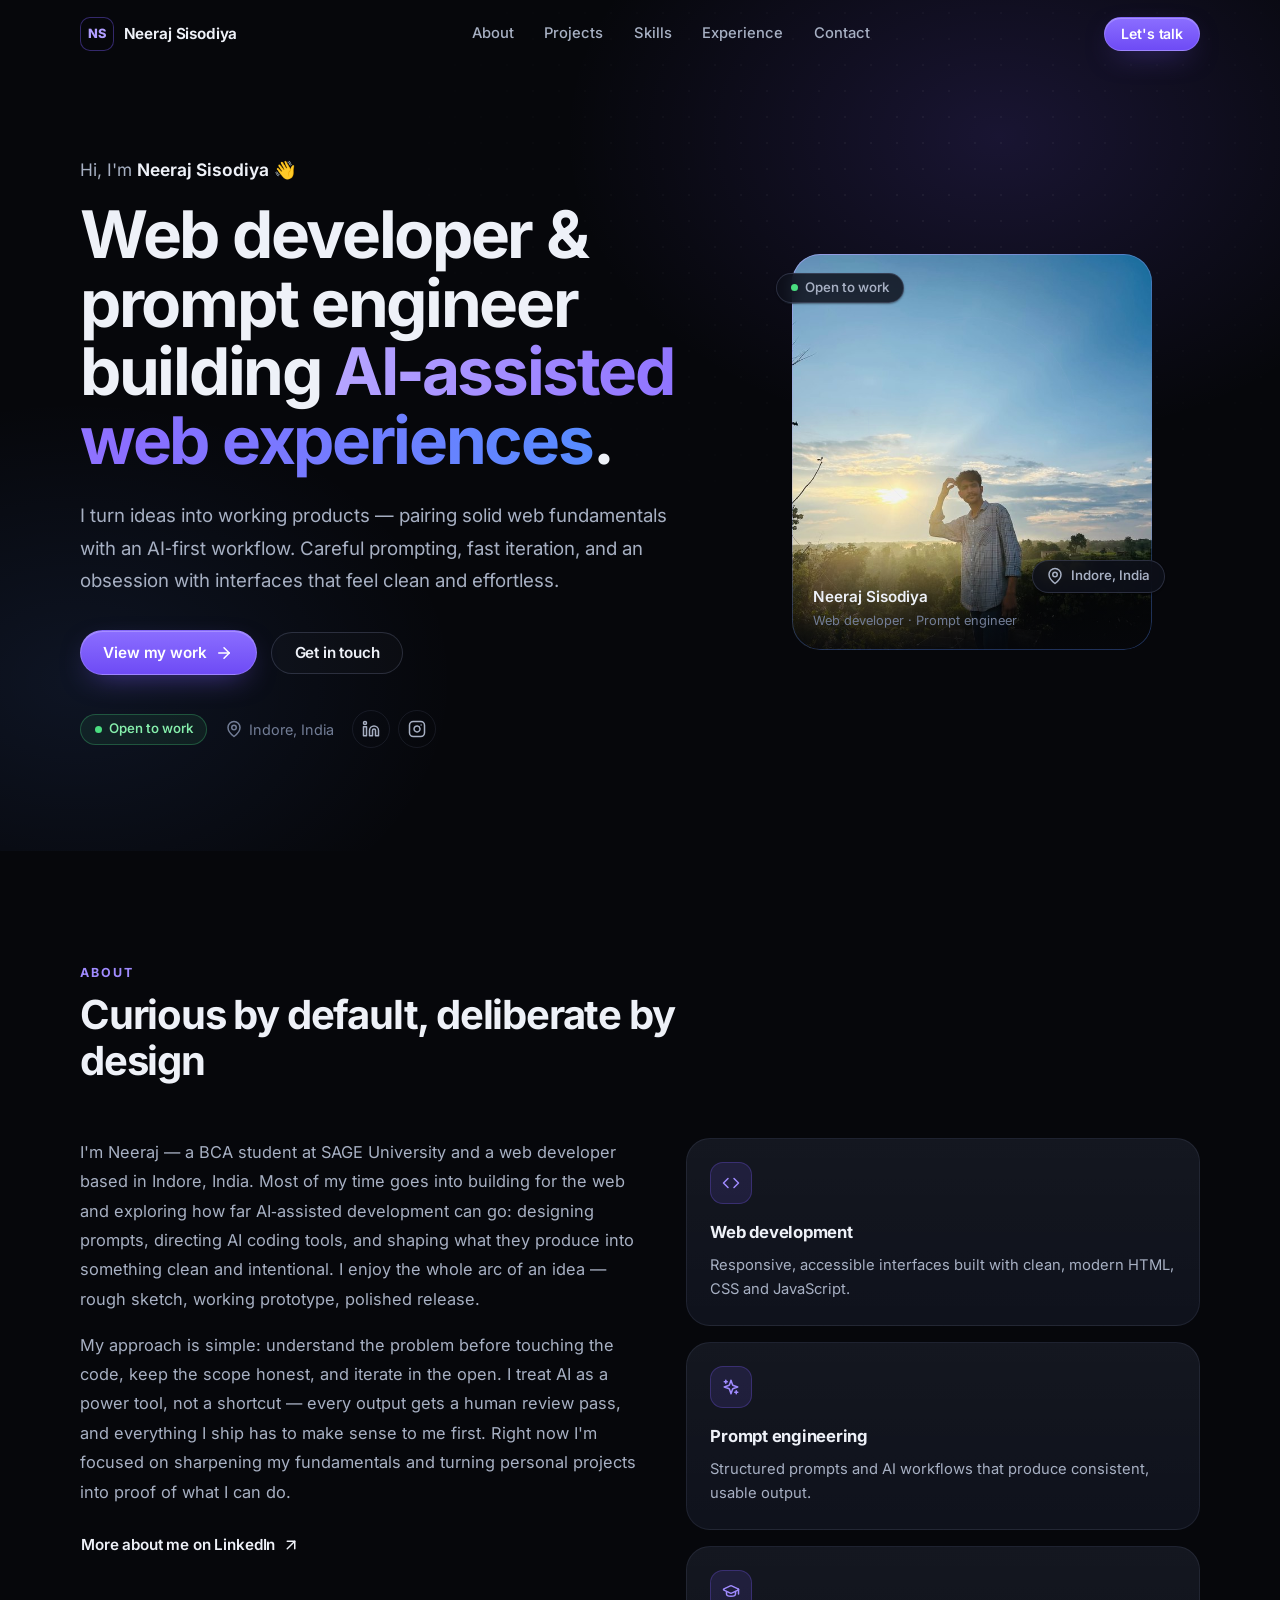
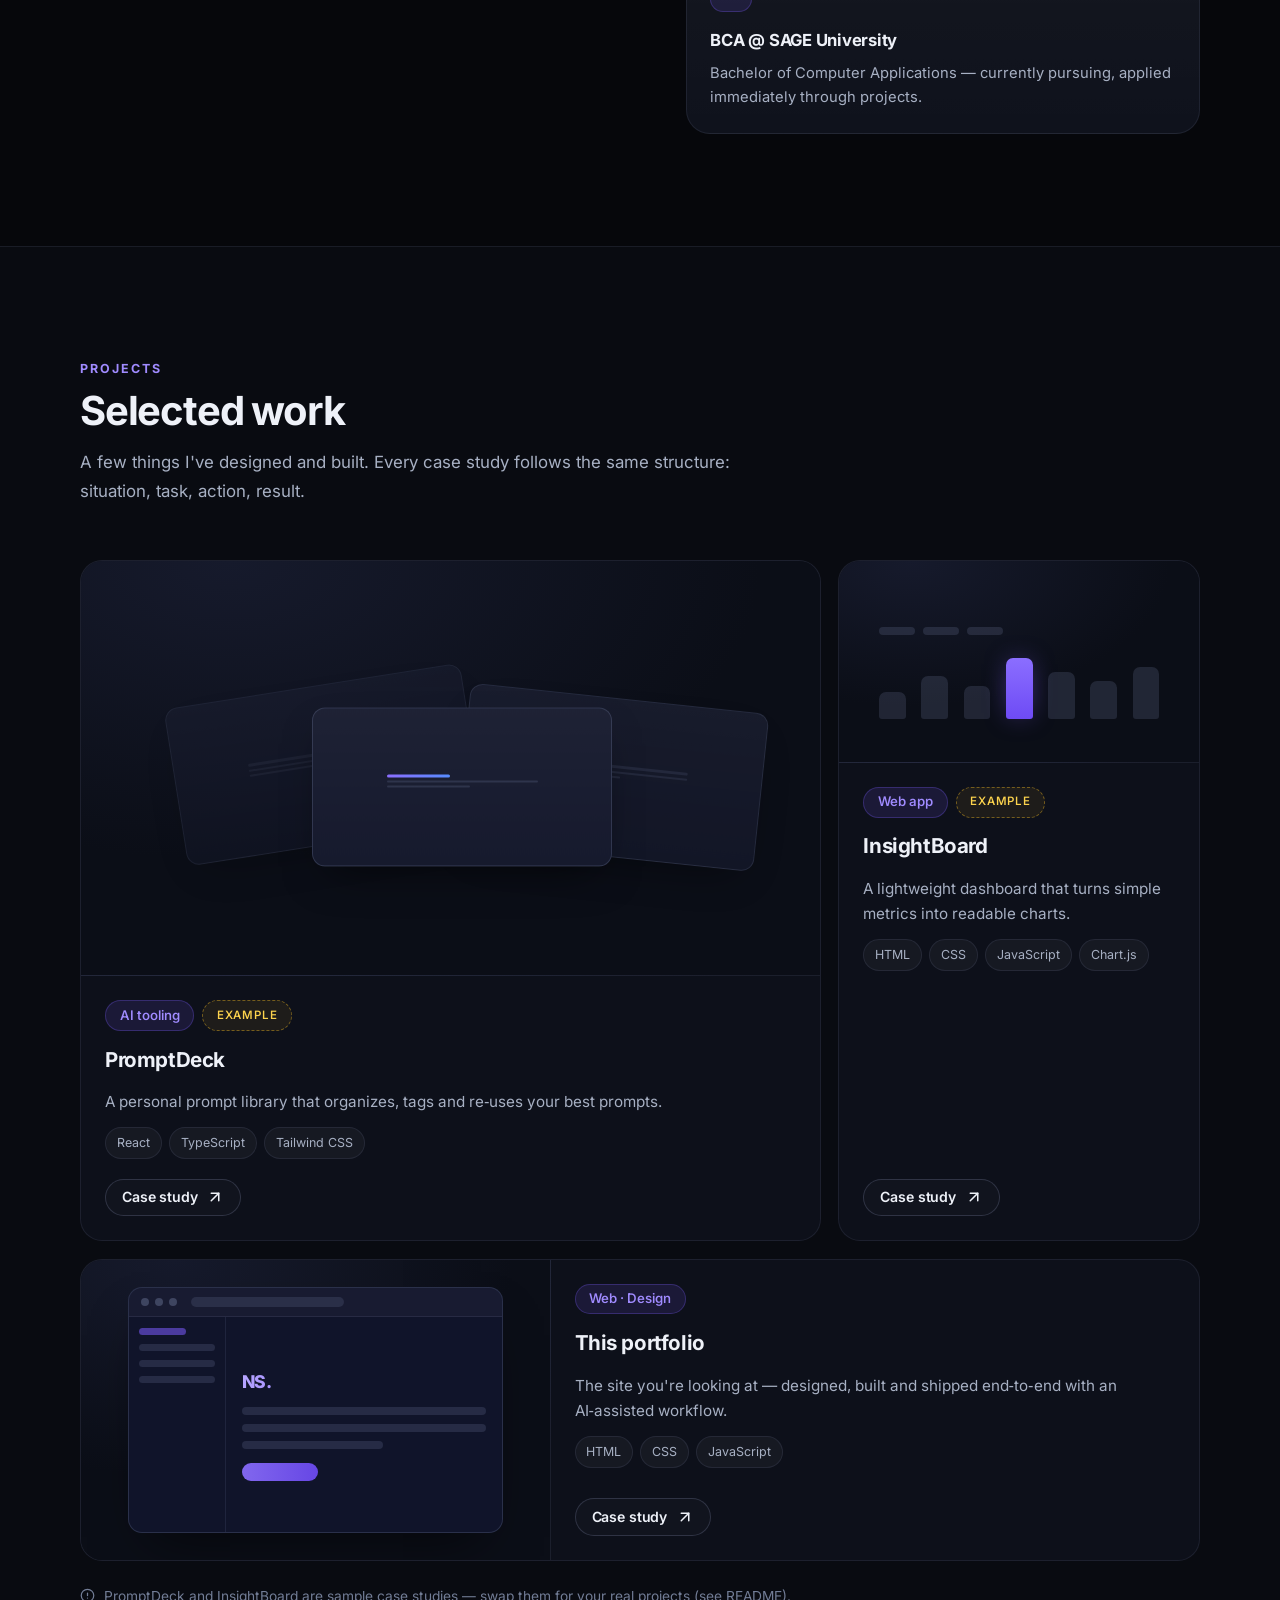
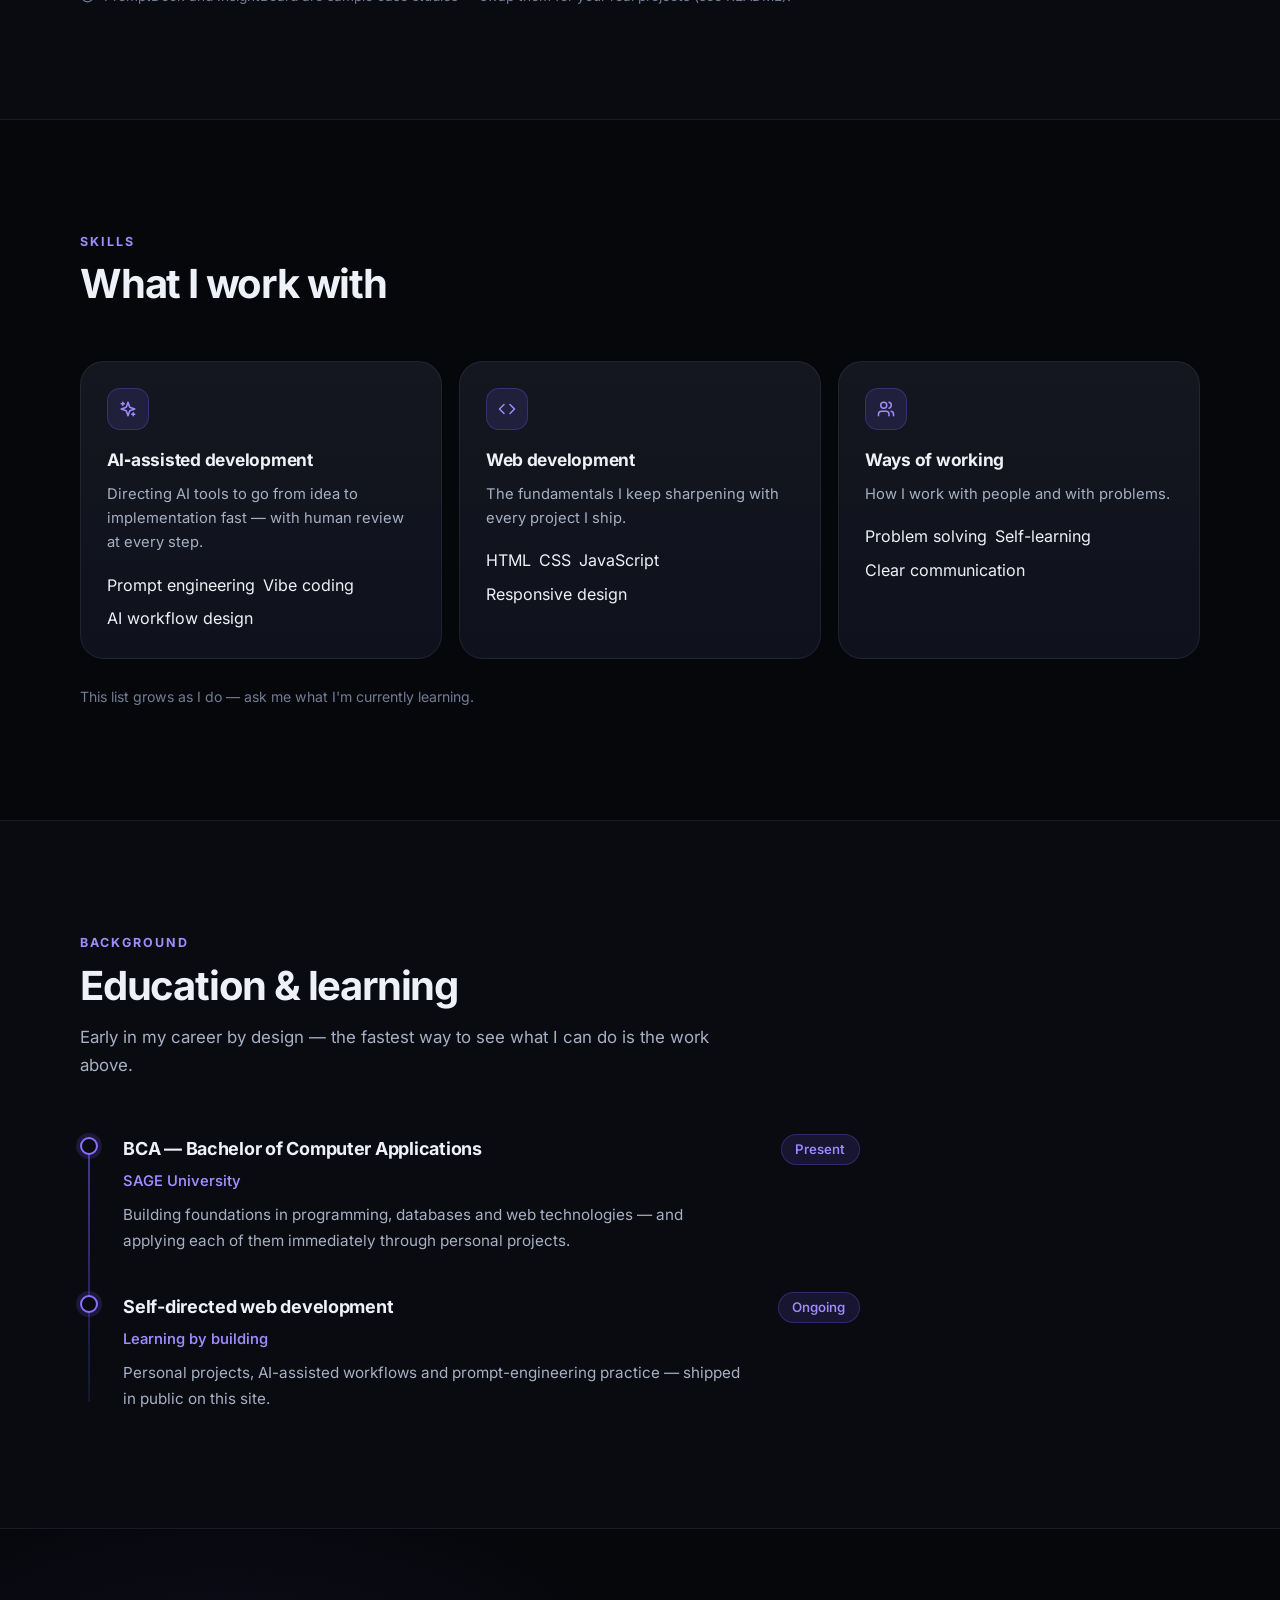
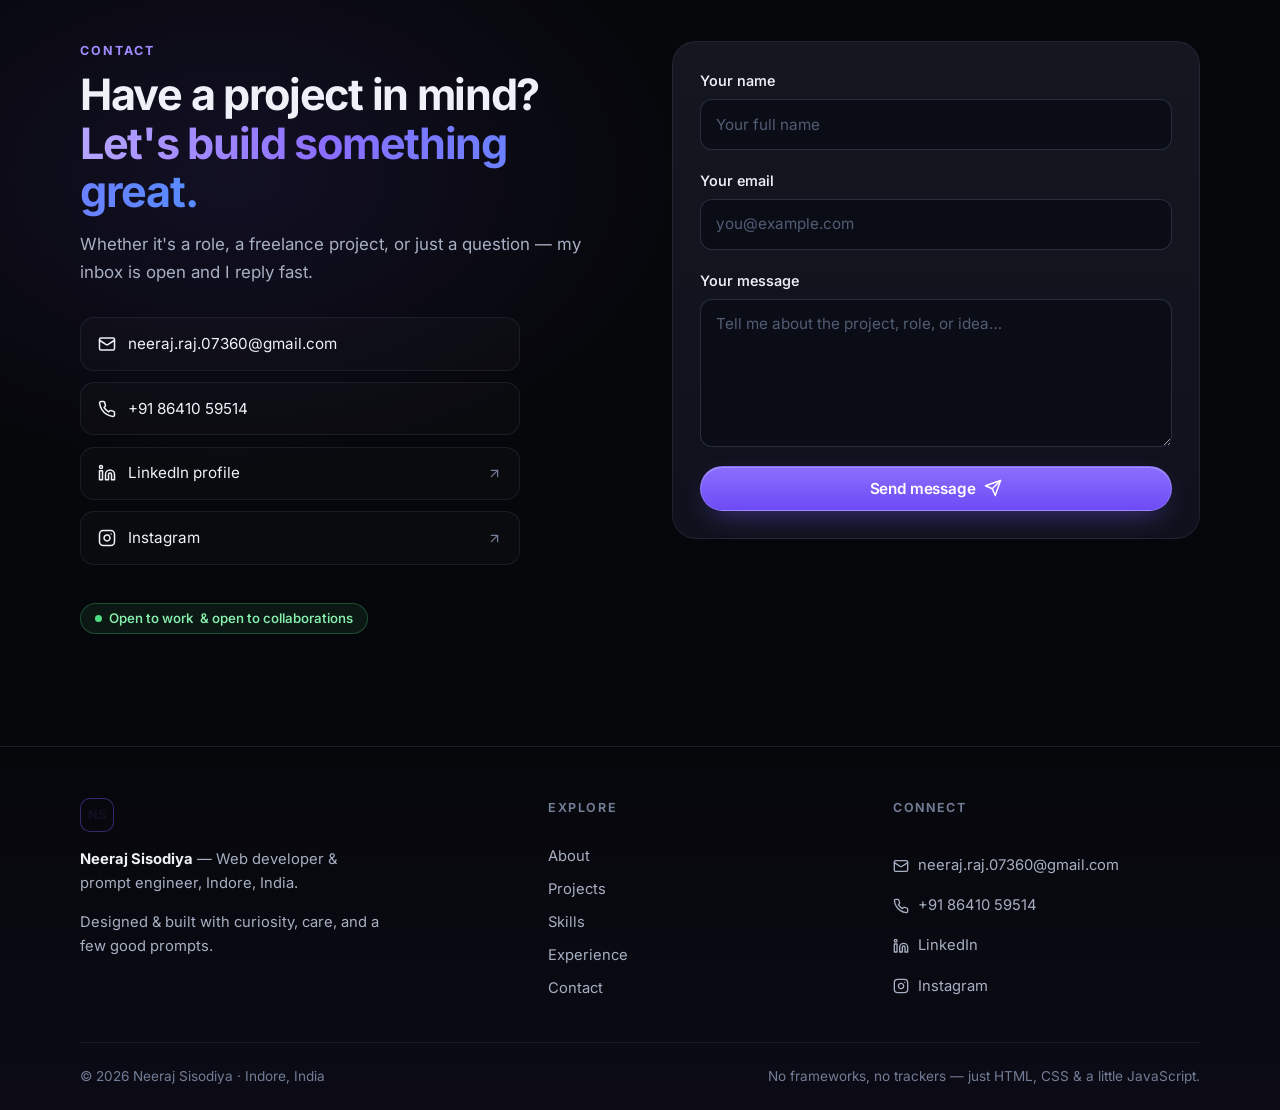
<file: index.html>
<!doctype html>
<html lang="en">
<head>
  <meta charset="utf-8">
  <meta name="viewport" content="width=device-width, initial-scale=1">
  <title>Neeraj Sisodiya — Web Developer &amp; Prompt Engineer</title>
  <meta name="description" content="Portfolio of Neeraj Sisodiya — web developer and prompt engineer based in Indore, India. BCA student at SAGE University building clean, fast web experiences with an AI-first workflow. Open to new opportunities.">
  <meta name="author" content="Neeraj Sisodiya">
  <meta name="theme-color" content="#06070b">
  <meta name="color-scheme" content="dark">

  <!-- Open Graph / social sharing -->
  <meta property="og:type" content="website">
  <meta property="og:title" content="Neeraj Sisodiya — Web Developer &amp; Prompt Engineer">
  <meta property="og:description" content="Web developer and prompt engineer based in Indore, India. Clean, fast web experiences built with an AI-first workflow.">
  <meta property="og:image" content="assets/img/og.png">
  <meta property="og:locale" content="en_IN">
  <meta name="twitter:card" content="summary_large_image">
  <meta name="twitter:title" content="Neeraj Sisodiya — Web Developer &amp; Prompt Engineer">
  <meta name="twitter:description" content="Clean, fast web experiences built with an AI-first workflow.">
  <meta name="twitter:image" content="assets/img/og.png">

  <!-- Icons & fonts -->
  <link rel="icon" type="image/svg+xml" href="assets/img/favicon.svg">
  <link rel="icon" type="image/png" sizes="32x32" href="assets/img/favicon-32.png">
  <link rel="apple-touch-icon" href="assets/img/apple-touch-icon.png">
  <link rel="preload" href="assets/fonts/inter-var.woff2" as="font" type="font/woff2" crossorigin>

  <link rel="stylesheet" href="assets/css/style.css?v=3">

  <script type="application/ld+json">
  {
    "@context": "https://schema.org",
    "@type": "Person",
    "name": "Neeraj Sisodiya",
    "jobTitle": "Web Developer & Prompt Engineer",
    "description": "BCA student and web developer based in Indore, India, building web experiences with an AI-first workflow.",
    "email": "mailto:neeraj.raj.07360@gmail.com",
    "telephone": "+91 8641059514",
    "address": { "@type": "PostalAddress", "addressLocality": "Indore", "addressRegion": "Madhya Pradesh", "addressCountry": "IN" },
    "sameAs": [
      "https://www.linkedin.com/in/neeraj-sisodiya-9a5195384",
      "https://www.instagram.com/neerajj_rajput_/"
    ],
    "knowsAbout": ["Web Development", "Prompt Engineering"]
  }
  </script>
</head>
<body>

<!-- ============ Icon sprite (Lucide icons, inlined) ============ -->
<svg xmlns="http://www.w3.org/2000/svg" style="display:none" aria-hidden="true">
  <defs>
    <symbol id="i-mail" viewBox="0 0 24 24"><rect width="20" height="16" x="2" y="4" rx="2"/><path d="m22 7-8.97 5.7a1.94 1.94 0 0 1-2.06 0L2 7"/></symbol>
    <symbol id="i-github" viewBox="0 0 24 24"><path d="M15 22v-4a4.8 4.8 0 0 0-1-3.5c3 0 6-2 6-5.5.08-1.25-.27-2.48-1-3.5.28-1.15.28-2.35 0-3.5 0 0-1 0-3 1.5-2.64-.5-5.36-.5-8 0C6 2 5 2 5 2c-.3 1.15-.3 2.35 0 3.5A5.403 5.403 0 0 0 4 9c0 3.5 3 5.5 6 5.5-.39.49-.68 1.05-.85 1.65-.17.6-.22 1.23-.15 1.85v4"/><path d="M9 18c-4.51 2-5-2-7-2"/></symbol>
    <symbol id="i-linkedin" viewBox="0 0 24 24"><path d="M16 8a6 6 0 0 1 6 6v7h-4v-7a2 2 0 0 0-2-2 2 2 0 0 0-2 2v7h-4v-7a6 6 0 0 1 6-6z"/><rect width="4" height="12" x="2" y="9"/><circle cx="4" cy="4" r="2"/></symbol>
    <symbol id="i-arrow-right" viewBox="0 0 24 24"><path d="M5 12h14"/><path d="m12 5 7 7-7 7"/></symbol>
    <symbol id="i-arrow-up-right" viewBox="0 0 24 24"><path d="M7 7h10v10"/><path d="M7 17 17 7"/></symbol>
    <symbol id="i-arrow-up" viewBox="0 0 24 24"><path d="m5 12 7-7 7 7"/><path d="M12 19V5"/></symbol>
    <symbol id="i-menu" viewBox="0 0 24 24"><line x1="4" x2="20" y1="6" y2="6"/><line x1="4" x2="20" y1="12" y2="12"/><line x1="4" x2="20" y1="18" y2="18"/></symbol>
    <symbol id="i-x" viewBox="0 0 24 24"><path d="M18 6 6 18"/><path d="m6 6 12 12"/></symbol>
    <symbol id="i-sparkles" viewBox="0 0 24 24"><path d="m12 3-1.9 5.8a2 2 0 0 1-1.3 1.3L3 12l5.8 1.9a2 2 0 0 1 1.3 1.3L12 21l1.9-5.8a2 2 0 0 1 1.3-1.3L21 12l-5.8-1.9a2 2 0 0 1-1.3-1.3L12 3Z"/><path d="M5 3v4"/><path d="M19 17v4"/><path d="M3 5h4"/><path d="M17 19h4"/></symbol>
    <symbol id="i-code" viewBox="0 0 24 24"><polyline points="16 18 22 12 16 6"/><polyline points="8 6 2 12 8 18"/></symbol>
    <symbol id="i-graduation" viewBox="0 0 24 24"><path d="M21.42 10.92a1 1 0 0 0-.02-1.84L12.83 5.18a2 2 0 0 0-1.66 0L2.6 9.08a1 1 0 0 0 0 1.83l8.57 3.91a2 2 0 0 0 1.66 0z"/><path d="M22 10v6"/><path d="M6 12.5V16a6 3 0 0 0 12 0v-3.5"/></symbol>
    <symbol id="i-users" viewBox="0 0 24 24"><path d="M16 21v-2a4 4 0 0 0-4-4H6a4 4 0 0 0-4 4v2"/><circle cx="9" cy="7" r="4"/><path d="M22 21v-2a4 4 0 0 0-3-3.87"/><path d="M16 3.13a4 4 0 0 1 0 7.75"/></symbol>
    <symbol id="i-send" viewBox="0 0 24 24"><path d="m22 2-7 20-4-9-9-4Z"/><path d="M22 2 11 13"/></symbol>
    <symbol id="i-check" viewBox="0 0 24 24"><path d="M21.8 10A10 10 0 1 1 17 3.34"/><path d="m9 11 3 3L22 4"/></symbol>
    <symbol id="i-alert" viewBox="0 0 24 24"><circle cx="12" cy="12" r="10"/><line x1="12" x2="12" y1="8" y2="12"/><line x1="12" x2="12.01" y1="16" y2="16"/></symbol>
    <symbol id="i-map-pin" viewBox="0 0 24 24"><path d="M20 10c0 6-8 12-8 12s-8-6-8-12a8 8 0 0 1 16 0Z"/><circle cx="12" cy="10" r="3"/></symbol>
    <symbol id="i-phone" viewBox="0 0 24 24"><path d="M22 16.92v3a2 2 0 0 1-2.18 2 19.79 19.79 0 0 1-8.63-3.07 19.5 19.5 0 0 1-6-6 19.79 19.79 0 0 1-3.07-8.67A2 2 0 0 1 4.11 2h3a2 2 0 0 1 2 1.72 12.84 12.84 0 0 0 .7 2.81 2 2 0 0 1-.45 2.11L8.09 9.91a16 16 0 0 0 6 6l1.27-1.27a2 2 0 0 1 2.11-.45 12.84 12.84 0 0 0 2.81.7A2 2 0 0 1 22 16.92z"/></symbol>
    <symbol id="i-instagram" viewBox="0 0 24 24"><rect width="20" height="20" x="2" y="2" rx="5" ry="5"/><path d="M16 11.37A4 4 0 1 1 12.63 8 4 4 0 0 1 16 11.37z"/><line x1="17.5" x2="17.51" y1="6.5" y2="6.5"/></symbol>
    <symbol id="i-download" viewBox="0 0 24 24"><path d="M21 15v4a2 2 0 0 1-2 2H5a2 2 0 0 1-2-2v-4"/><polyline points="7 10 12 15 17 10"/><line x1="12" x2="12" y1="15" y2="3"/></symbol>
    <symbol id="i-loader" viewBox="0 0 24 24"><path d="M21 12a9 9 0 1 1-6.22-8.56"/></symbol>
  </defs>
</svg>

<a class="skip-link" href="#main">Skip to content</a>

<!-- ============ Header / Navigation ============ -->
<header class="site-header" data-header>
  <div class="container nav">
    <a class="brand" href="#home" aria-label="Neeraj Sisodiya — back to top">
      <span class="brand__mark" aria-hidden="true">NS</span>
      <span class="brand__name">Neeraj Sisodiya</span>
    </a>

    <nav class="nav__links" id="primary-nav" aria-label="Primary" data-nav-links>
      <a class="nav__link" href="#about">About</a>
      <a class="nav__link" href="#projects">Projects</a>
      <a class="nav__link" href="#skills">Skills</a>
      <a class="nav__link" href="#experience">Experience</a>
      <a class="nav__link" href="#contact">Contact</a>
    </nav>

    <div class="nav__cta">
      <a class="btn btn--ghost btn--sm" data-link="resume" data-optional href="#" hidden>
        Resume <svg class="icon" aria-hidden="true"><use href="#i-download"/></svg>
      </a>
      <a class="btn btn--primary btn--sm" href="#contact">Let's talk</a>
      <button class="nav__toggle" type="button" aria-expanded="false" aria-controls="primary-nav" aria-label="Open menu" data-nav-toggle>
        <svg class="icon icon--menu" aria-hidden="true"><use href="#i-menu"/></svg>
        <svg class="icon icon--close" aria-hidden="true"><use href="#i-x"/></svg>
      </button>
    </div>
  </div>
</header>

<main id="main">

  <!-- ============ Hero ============ -->
  <section class="hero" id="home" aria-label="Introduction">
    <div class="container hero__grid">
      <div class="hero__copy">
        <p class="hero__greet reveal">Hi, I'm <strong>Neeraj Sisodiya</strong> <span class="wave" aria-hidden="true">👋</span></p>
        <h1 class="hero__title reveal" data-delay="1">
          Web developer &amp; prompt engineer building
          <span class="grad">AI&#8209;assisted web experiences</span>.
        </h1>
        <p class="hero__lede reveal" data-delay="2">
          I turn ideas into working products — pairing solid web fundamentals with an
          AI&#8209;first workflow. Careful prompting, fast iteration, and an obsession with
          interfaces that feel clean and effortless.
        </p>
        <div class="hero__actions reveal" data-delay="3">
          <a class="btn btn--primary" href="#projects">View my work
            <svg class="icon" aria-hidden="true"><use href="#i-arrow-right"/></svg>
          </a>
          <a class="btn btn--ghost" href="#contact">Get in touch</a>
          <a class="btn btn--link" data-link="resume" data-optional href="#" hidden>
            Download resume <svg class="icon" aria-hidden="true"><use href="#i-download"/></svg>
          </a>
        </div>
        <div class="hero__meta reveal" data-delay="4">
          <span class="chip chip--status">
            <span class="dot" aria-hidden="true"></span>
            <span data-availability>Open to work</span>
          </span>
          <span class="hero__loc">
            <svg class="icon" aria-hidden="true"><use href="#i-map-pin"/></svg>
            Indore, India
          </span>
          <span class="hero__socials">
            <a class="icon-link" href="https://www.linkedin.com/in/neeraj-sisodiya-9a5195384" data-link="linkedin" aria-label="Neeraj Sisodiya on LinkedIn" target="_blank" rel="noopener">
              <svg class="icon" aria-hidden="true"><use href="#i-linkedin"/></svg>
            </a>
            <a class="icon-link" data-link="instagram" data-optional href="#" hidden aria-label="Neeraj Sisodiya on Instagram" target="_blank" rel="noopener">
              <svg class="icon" aria-hidden="true"><use href="#i-instagram"/></svg>
            </a>
            <a class="icon-link" data-link="github" data-optional href="#" hidden aria-label="Neeraj Sisodiya on GitHub" target="_blank" rel="noopener">
              <svg class="icon" aria-hidden="true"><use href="#i-github"/></svg>
            </a>
          </span>
        </div>
      </div>

      <div class="hero__visual reveal" data-delay="2">
        <div class="avatar-card">
          <div class="avatar-card__inner">
            <span class="avatar-monogram" data-avatar-fallback aria-hidden="true">NS</span>
            <div class="avatar-card__caption">
              <span class="avatar-card__name">Neeraj Sisodiya</span>
              <span class="avatar-card__role">Web developer · Prompt engineer</span>
            </div>
          </div>
          <div class="chip chip--float chip--float-a">
            <span class="dot" aria-hidden="true"></span>
            <span data-availability>Open to work</span>
          </div>
          <div class="chip chip--float chip--float-b">
            <svg class="icon" aria-hidden="true"><use href="#i-map-pin"/></svg>
            Indore, India
          </div>
        </div>
      </div>
    </div>
  </section>

  <!-- ============ About ============ -->
  <section class="section" id="about" aria-labelledby="about-title">
    <div class="container">
      <div class="section-head reveal">
        <p class="eyebrow">About</p>
        <h2 id="about-title">Curious by default, deliberate by design</h2>
      </div>
      <div class="about">
        <div class="about__text reveal">
          <p>
            I'm Neeraj — a BCA student at SAGE University and a web developer based in
            Indore, India. Most of my time goes into building for the web and exploring
            how far AI&#8209;assisted development can go: designing prompts, directing AI
            coding tools, and shaping what they produce into something clean and
            intentional. I enjoy the whole arc of an idea — rough sketch, working
            prototype, polished release.
          </p>
          <p>
            My approach is simple: understand the problem before touching the code, keep
            the scope honest, and iterate in the open. I treat AI as a power tool, not a
            shortcut — every output gets a human review pass, and everything I ship has to
            make sense to me first. Right now I'm focused on sharpening my fundamentals
            and turning personal projects into proof of what I can do.
          </p>
          <a class="btn btn--link" href="https://www.linkedin.com/in/neeraj-sisodiya-9a5195384" target="_blank" rel="noopener">
            More about me on LinkedIn
            <svg class="icon" aria-hidden="true"><use href="#i-arrow-up-right"/></svg>
          </a>
        </div>
        <ul class="about__cards" role="list">
          <li class="card reveal" data-delay="1">
            <span class="card__icon"><svg class="icon" aria-hidden="true"><use href="#i-code"/></svg></span>
            <h3>Web development</h3>
            <p>Responsive, accessible interfaces built with clean, modern HTML, CSS and JavaScript.</p>
          </li>
          <li class="card reveal" data-delay="2">
            <span class="card__icon"><svg class="icon" aria-hidden="true"><use href="#i-sparkles"/></svg></span>
            <h3>Prompt engineering</h3>
            <p>Structured prompts and AI workflows that produce consistent, usable output.</p>
          </li>
          <li class="card reveal" data-delay="3">
            <span class="card__icon"><svg class="icon" aria-hidden="true"><use href="#i-graduation"/></svg></span>
            <h3>BCA @ SAGE University</h3>
            <p>Bachelor of Computer Applications — currently pursuing, applied immediately through projects.</p>
          </li>
        </ul>
      </div>
    </div>
  </section>

  <!-- ============ Projects ============ -->
  <section class="section section--alt" id="projects" aria-labelledby="projects-title">
    <div class="container">
      <div class="section-head reveal">
        <p class="eyebrow">Projects</p>
        <h2 id="projects-title">Selected work</h2>
        <p class="lede">A few things I've designed and built. Every case study follows the same structure: situation, task, action, result.</p>
      </div>

      <div class="bento">
        <!-- Project 1 -->
        <article class="project-card reveal" style="--area:a">
          <div class="project-card__media pv pv--deck" aria-hidden="true">
            <div class="deck">
              <div class="deck__card deck__card--1"><i></i><i></i><i class="short"></i></div>
              <div class="deck__card deck__card--2"><i></i><i></i><i class="short"></i></div>
              <div class="deck__card deck__card--3"><i class="accent"></i><i></i><i class="short"></i></div>
            </div>
          </div>
          <div class="project-card__body">
            <div class="project-card__chips">
              <span class="chip chip--soft">AI tooling</span>
              <span class="chip chip--example">Example</span>
            </div>
            <h3>PromptDeck</h3>
            <p>A personal prompt library that organizes, tags and re&#8209;uses your best prompts.</p>
            <ul class="stack-list" role="list" aria-label="Technologies used">
              <li>React</li><li>TypeScript</li><li>Tailwind CSS</li>
            </ul>
            <div class="project-card__actions">
              <button class="btn btn--ghost btn--sm js-case" type="button" data-case="case-promptdeck">
                Case study <svg class="icon" aria-hidden="true"><use href="#i-arrow-up-right"/></svg>
              </button>
            </div>
          </div>
          <template id="case-promptdeck">
            <p class="case__flag">This is sample content — replace it with one of your real projects in <code>index.html</code>.</p>
            <div class="case__meta">
              <div><span>Role</span>Designed &amp; built end-to-end (personal project)</div>
              <div><span>Stack</span>React · TypeScript · Tailwind CSS</div>
            </div>
            <div class="case__block"><h4>Situation</h4>
              <p>Good prompts rarely survive longer than a chat session — the ones that worked well end up buried in history and get rewritten from scratch.</p></div>
            <div class="case__block"><h4>Task</h4>
              <p>Design a small tool where prompts live as first-class objects: searchable, taggable, and quick to re-use.</p></div>
            <div class="case__block"><h4>Action</h4>
              <p>Designed the data model and interface, then built search, tagging and copy-to-clipboard flows — keyboard-first, so capturing a prompt takes seconds.</p></div>
            <div class="case__block"><h4>Result</h4>
              <p>Sample entry — describe a real, verified outcome here (adoption, time saved, user feedback).</p></div>
          </template>
        </article>

        <!-- Project 2 -->
        <article class="project-card reveal" style="--area:b" data-delay="1">
          <div class="project-card__media pv pv--chart" aria-hidden="true">
            <div class="chart">
              <div class="chart__head"><i></i><i></i><i></i></div>
              <div class="chart__bars">
                <i style="--h:36%"></i><i style="--h:58%"></i><i style="--h:44%"></i><i class="accent" style="--h:82%"></i><i style="--h:64%"></i><i style="--h:52%"></i><i style="--h:70%"></i>
              </div>
            </div>
          </div>
          <div class="project-card__body">
            <div class="project-card__chips">
              <span class="chip chip--soft">Web app</span>
              <span class="chip chip--example">Example</span>
            </div>
            <h3>InsightBoard</h3>
            <p>A lightweight dashboard that turns simple metrics into readable charts.</p>
            <ul class="stack-list" role="list" aria-label="Technologies used">
              <li>HTML</li><li>CSS</li><li>JavaScript</li><li>Chart.js</li>
            </ul>
            <div class="project-card__actions">
              <button class="btn btn--ghost btn--sm js-case" type="button" data-case="case-insightboard">
                Case study <svg class="icon" aria-hidden="true"><use href="#i-arrow-up-right"/></svg>
              </button>
            </div>
          </div>
          <template id="case-insightboard">
            <p class="case__flag">This is sample content — replace it with one of your real projects in <code>index.html</code>.</p>
            <div class="case__meta">
              <div><span>Role</span>Designed &amp; built end-to-end (personal project)</div>
              <div><span>Stack</span>HTML · CSS · JavaScript · Chart.js</div>
            </div>
            <div class="case__block"><h4>Situation</h4>
              <p>Personal projects generate numbers — visits, tasks, habits — but raw data in a spreadsheet is easy to ignore.</p></div>
            <div class="case__block"><h4>Task</h4>
              <p>Turn a handful of everyday metrics into a dashboard that's readable at a glance and quick to open.</p></div>
            <div class="case__block"><h4>Action</h4>
              <p>Built a lightweight front end with a small chart layer and a card-based layout, keeping the visual language restrained so the data — not the chrome — does the talking.</p></div>
            <div class="case__block"><h4>Result</h4>
              <p>Sample entry — describe a real, verified outcome here (usage, performance, feedback).</p></div>
          </template>
        </article>

        <!-- Project 3 — real -->
        <article class="project-card project-card--wide reveal" style="--area:c" data-delay="2">
          <div class="project-card__media pv pv--browser" aria-hidden="true">
            <div class="browser">
              <div class="browser__bar"><i></i><i></i><i></i><span class="browser__url"></span></div>
              <div class="browser__body">
                <div class="browser__side"><i></i><i></i><i></i><i></i></div>
                <div class="browser__main">
                  <b class="mono">NS.</b>
                  <i></i><i></i><i class="short"></i>
                  <span class="browser__cta"></span>
                </div>
              </div>
            </div>
          </div>
          <div class="project-card__body">
            <div class="project-card__chips">
              <span class="chip chip--soft">Web · Design</span>
            </div>
            <h3>This portfolio</h3>
            <p>The site you're looking at — designed, built and shipped end&#8209;to&#8209;end with an AI&#8209;assisted workflow.</p>
            <ul class="stack-list" role="list" aria-label="Technologies used">
              <li>HTML</li><li>CSS</li><li>JavaScript</li>
            </ul>
            <div class="project-card__actions">
              <button class="btn btn--ghost btn--sm js-case" type="button" data-case="case-portfolio">
                Case study <svg class="icon" aria-hidden="true"><use href="#i-arrow-up-right"/></svg>
              </button>
              <a class="icon-link" data-link="github" data-optional href="#" hidden aria-label="View source on GitHub" target="_blank" rel="noopener">
                <svg class="icon" aria-hidden="true"><use href="#i-github"/></svg>
              </a>
            </div>
          </div>
          <template id="case-portfolio">
            <div class="case__meta">
              <div><span>Role</span>Designer, developer &amp; copywriter</div>
              <div><span>Stack</span>HTML · CSS · JavaScript</div>
            </div>
            <div class="case__block"><h4>Situation</h4>
              <p>Recruiters and collaborators need to understand who I am and what I do within seconds of landing on a page.</p></div>
            <div class="case__block"><h4>Task</h4>
              <p>Design and build a personal portfolio that's fast, accessible, and honest about where I am in my journey.</p></div>
            <div class="case__block"><h4>Action</h4>
              <p>Art-directed the whole site, built a reusable design system in plain CSS, and kept JavaScript minimal and dependency-free — no frameworks, no build step, no trackers. An AI-assisted workflow sped things up; every line still got a human review.</p></div>
            <div class="case__block"><h4>Result</h4>
              <p>It's live — you're looking at it. One page, one 48&nbsp;KB font, three small images, zero framework dependencies.</p></div>
          </template>
        </article>
      </div>

      <p class="bento__note reveal">
        <svg class="icon" aria-hidden="true"><use href="#i-alert"/></svg>
        PromptDeck and InsightBoard are sample case studies — swap them for your real projects (see README).
      </p>
    </div>
  </section>

  <!-- ============ Skills ============ -->
  <section class="section" id="skills" aria-labelledby="skills-title">
    <div class="container">
      <div class="section-head reveal">
        <p class="eyebrow">Skills</p>
        <h2 id="skills-title">What I work with</h2>
      </div>
      <div class="skills">
        <div class="card skill-card reveal">
          <span class="card__icon"><svg class="icon" aria-hidden="true"><use href="#i-sparkles"/></svg></span>
          <h3>AI&#8209;assisted development</h3>
          <p>Directing AI tools to go from idea to implementation fast — with human review at every step.</p>
          <ul class="chips" role="list">
            <li>Prompt engineering</li>
            <li>Vibe coding</li>
            <li>AI workflow design</li>
          </ul>
        </div>
        <div class="card skill-card reveal" data-delay="1">
          <span class="card__icon"><svg class="icon" aria-hidden="true"><use href="#i-code"/></svg></span>
          <h3>Web development</h3>
          <p>The fundamentals I keep sharpening with every project I ship.</p>
          <ul class="chips" role="list">
            <li>HTML</li>
            <li>CSS</li>
            <li>JavaScript</li>
            <li>Responsive design</li>
          </ul>
        </div>
        <div class="card skill-card reveal" data-delay="2">
          <span class="card__icon"><svg class="icon" aria-hidden="true"><use href="#i-users"/></svg></span>
          <h3>Ways of working</h3>
          <p>How I work with people and with problems.</p>
          <ul class="chips" role="list">
            <li>Problem solving</li>
            <li>Self-learning</li>
            <li>Clear communication</li>
          </ul>
        </div>
      </div>
      <p class="skills__note reveal">This list grows as I do — ask me what I'm currently learning.</p>
    </div>
  </section>

  <!-- ============ Experience / Education ============ -->
  <section class="section section--alt" id="experience" aria-labelledby="experience-title">
    <div class="container">
      <div class="section-head reveal">
        <p class="eyebrow">Background</p>
        <h2 id="experience-title">Education &amp; learning</h2>
        <p class="lede">Early in my career by design — the fastest way to see what I can do is the work above.</p>
      </div>
      <ol class="timeline" role="list">
        <li class="timeline__item reveal">
          <span class="timeline__dot" aria-hidden="true"></span>
          <div class="timeline__content">
            <div class="timeline__row">
              <h3>BCA — Bachelor of Computer Applications</h3>
              <span class="chip chip--soft">Present</span>
            </div>
            <p class="timeline__org">SAGE University</p>
            <p>Building foundations in programming, databases and web technologies — and applying each of them immediately through personal projects.</p>
          </div>
        </li>
        <li class="timeline__item reveal" data-delay="1">
          <span class="timeline__dot" aria-hidden="true"></span>
          <div class="timeline__content">
            <div class="timeline__row">
              <h3>Self-directed web development</h3>
              <span class="chip chip--soft">Ongoing</span>
            </div>
            <p class="timeline__org">Learning by building</p>
            <p>Personal projects, AI-assisted workflows and prompt-engineering practice — shipped in public on this site.</p>
          </div>
        </li>
      </ol>
    </div>
  </section>

  <!-- ============ Contact ============ -->
  <section class="section contact" id="contact" aria-labelledby="contact-title">
    <div class="container contact__grid">
      <div class="contact__intro">
        <p class="eyebrow reveal">Contact</p>
        <h2 id="contact-title" class="reveal" data-delay="1">
          Have a project in mind?<br>
          <span class="grad">Let's build something great.</span>
        </h2>
        <p class="lede reveal" data-delay="2">
          Whether it's a role, a freelance project, or just a question — my inbox is
          open and I reply fast.
        </p>
        <ul class="contact-list reveal" data-delay="3">
          <li>
            <a data-link="email" data-optional href="#" hidden>
              <svg class="icon" aria-hidden="true"><use href="#i-mail"/></svg>
              <span data-email></span>
            </a>
          </li>
          <li>
            <a data-link="phone" data-optional href="#" hidden>
              <svg class="icon" aria-hidden="true"><use href="#i-phone"/></svg>
              <span data-phone></span>
            </a>
          </li>
          <li>
            <a href="https://www.linkedin.com/in/neeraj-sisodiya-9a5195384" data-link="linkedin" target="_blank" rel="noopener">
              <svg class="icon" aria-hidden="true"><use href="#i-linkedin"/></svg>
              <span>LinkedIn profile</span>
              <svg class="icon icon--ext" aria-hidden="true"><use href="#i-arrow-up-right"/></svg>
            </a>
          </li>
          <li>
            <a data-link="instagram" data-optional href="#" hidden target="_blank" rel="noopener">
              <svg class="icon" aria-hidden="true"><use href="#i-instagram"/></svg>
              <span>Instagram</span>
              <svg class="icon icon--ext" aria-hidden="true"><use href="#i-arrow-up-right"/></svg>
            </a>
          </li>
          <li>
            <a data-link="github" data-optional href="#" hidden target="_blank" rel="noopener">
              <svg class="icon" aria-hidden="true"><use href="#i-github"/></svg>
              <span>GitHub</span>
              <svg class="icon icon--ext" aria-hidden="true"><use href="#i-arrow-up-right"/></svg>
            </a>
          </li>
        </ul>
        <p class="chip chip--status contact__chip reveal" data-delay="4">
          <span class="dot" aria-hidden="true"></span>
          <span data-availability>Open to work</span> &amp; open to collaborations
        </p>
      </div>

      <div class="contact__form-wrap reveal" data-delay="2">
        <form class="contact-form card" novalidate data-contact-form action="#contact">
          <noscript><p class="form-noscript">JavaScript is off, so this form can't submit — please reach me on LinkedIn instead.</p></noscript>
          <div class="field">
            <label for="cf-name">Your name</label>
            <input id="cf-name" name="name" type="text" autocomplete="name" required minlength="2" placeholder="Your full name">
            <p class="field__error" id="cf-name-error"></p>
          </div>
          <div class="field">
            <label for="cf-email">Your email</label>
            <input id="cf-email" name="email" type="email" autocomplete="email" required placeholder="you@example.com">
            <p class="field__error" id="cf-email-error"></p>
          </div>
          <div class="field">
            <label for="cf-message">Your message</label>
            <textarea id="cf-message" name="message" rows="5" required minlength="10" placeholder="Tell me about the project, role, or idea…"></textarea>
            <p class="field__error" id="cf-message-error"></p>
          </div>
          <div class="honeypot" aria-hidden="true">
            <label for="cf-website">Website (leave empty)</label>
            <input id="cf-website" name="website" type="text" tabindex="-1" autocomplete="off">
          </div>
          <div class="form-status" data-form-status role="status" aria-live="polite"></div>
          <button class="btn btn--primary btn--block" type="submit" data-form-submit>
            <span data-form-label>Send message</span>
            <svg class="icon" aria-hidden="true"><use href="#i-send"/></svg>
          </button>
        </form>
      </div>
    </div>
  </section>

</main>

<!-- ============ Footer ============ -->
<footer class="site-footer">
  <div class="container footer__grid">
    <div class="footer__brand">
      <span class="brand__mark" aria-hidden="true">NS</span>
      <p><strong>Neeraj Sisodiya</strong> — Web developer &amp; prompt engineer, Indore, India.</p>
      <p class="footer__signoff">Designed &amp; built with curiosity, care, and a few good prompts.</p>
    </div>
    <nav class="footer__nav" aria-label="Footer">
      <h3>Explore</h3>
      <a href="#about">About</a>
      <a href="#projects">Projects</a>
      <a href="#skills">Skills</a>
      <a href="#experience">Experience</a>
      <a href="#contact">Contact</a>
    </nav>
    <div class="footer__connect">
      <h3>Connect</h3>
      <a data-link="email" data-optional href="#" hidden>
        <svg class="icon" aria-hidden="true"><use href="#i-mail"/></svg><span data-email></span>
      </a>
      <a data-link="phone" data-optional href="#" hidden>
        <svg class="icon" aria-hidden="true"><use href="#i-phone"/></svg><span data-phone></span>
      </a>
      <a href="https://www.linkedin.com/in/neeraj-sisodiya-9a5195384" data-link="linkedin" target="_blank" rel="noopener">
        <svg class="icon" aria-hidden="true"><use href="#i-linkedin"/></svg>LinkedIn
      </a>
      <a data-link="instagram" data-optional href="#" hidden target="_blank" rel="noopener">
        <svg class="icon" aria-hidden="true"><use href="#i-instagram"/></svg>Instagram
      </a>
      <a data-link="github" data-optional href="#" hidden target="_blank" rel="noopener">
        <svg class="icon" aria-hidden="true"><use href="#i-github"/></svg>GitHub
      </a>
    </div>
  </div>
  <div class="container footer__bottom">
    <p>© <span data-year>2026</span> Neeraj Sisodiya · Indore, India</p>
    <p class="footer__note">No frameworks, no trackers — just HTML, CSS &amp; a little JavaScript.</p>
  </div>
</footer>

<button class="back-to-top" type="button" data-back-to-top aria-label="Back to top" hidden>
  <svg class="icon" aria-hidden="true"><use href="#i-arrow-up"/></svg>
</button>

<!-- ============ Case-study dialog ============ -->
<dialog class="case-dialog" id="caseDialog" aria-labelledby="caseTitle">
  <article class="case">
    <header class="case__head">
      <div>
        <p class="eyebrow" data-case-kicker>Case study</p>
        <h3 data-case-title>Project</h3>
      </div>
      <button class="icon-btn" type="button" data-case-close aria-label="Close case study">
        <svg class="icon" aria-hidden="true"><use href="#i-x"/></svg>
      </button>
    </header>
    <div class="case__body" data-case-body></div>
  </article>
</dialog>

<noscript>
  <style>
    .reveal { opacity: 1 !important; transform: none !important; }
    @media (max-width: 899px) {
      .nav__links { position: static; display: flex; flex-wrap: wrap; opacity: 1; visibility: visible; transform: none; }
      .nav__toggle { display: none; }
    }
  </style>
</noscript>

<script src="site.config.js?v=3"></script>
<script src="assets/js/main.js?v=3" defer></script>
</body>
</html>
</file>
<file: assets/css/style.css>
/* ============================================================
   Neeraj Sisodiya — Portfolio
   Design system: dark charcoal, electric violet accent, Inter
   Zero dependencies. Mobile-first.
   ============================================================ */

/* ---------------- Font ---------------- */
@font-face {
  font-family: "Inter Variable";
  src: url("../fonts/inter-var.woff2") format("woff2");
  font-weight: 100 900;
  font-style: normal;
  font-display: swap;
}

/* ---------------- Tokens ---------------- */
:root {
  color-scheme: dark;

  --bg-0: #06070b;
  --bg-1: #090b11;
  --surface: #0d101a;
  --surface-2: #12162a;

  --line: rgba(163, 177, 220, 0.10);
  --line-strong: rgba(163, 177, 220, 0.20);

  --text-1: #eef1f8;
  --text-2: #a7b0c3;
  --text-3: #727d96;

  --accent: #7c5cff;
  --accent-bright: #a08bff;
  --accent-soft: rgba(124, 92, 255, 0.13);
  --success: #4ade80;
  --error: #fb7185;

  --radius-s: 12px;
  --radius-m: 18px;
  --radius-l: 24px;

  --font-sans: "Inter Variable", "Inter", system-ui, -apple-system, "Segoe UI", Roboto, sans-serif;
  --container: 1120px;
  --ease: cubic-bezier(0.22, 0.61, 0.36, 1);

  --shadow-card: 0 1px 2px rgba(0, 0, 0, 0.4), 0 16px 40px -20px rgba(0, 0, 0, 0.55);
  --shadow-pop: 0 24px 70px -20px rgba(0, 0, 0, 0.65);
}

/* ---------------- Reset / base ---------------- */
*, *::before, *::after { box-sizing: border-box; margin: 0; padding: 0; }

html {
  scroll-behavior: smooth;
  scroll-padding-top: 92px;
}

body {
  font-family: var(--font-sans);
  background: var(--bg-0);
  color: var(--text-1);
  line-height: 1.6;
  -webkit-font-smoothing: antialiased;
  text-rendering: optimizeLegibility;
  overflow-x: clip;
}

img, svg { display: block; max-width: 100%; }
a { color: inherit; }
button { font: inherit; color: inherit; }
ul, ol { list-style: none; }
[hidden] { display: none !important; }

::selection { background: rgba(124, 92, 255, 0.45); color: #fff; }

:focus-visible {
  outline: 2px solid var(--accent-bright);
  outline-offset: 3px;
  border-radius: 6px;
}

h1, h2, h3, h4 { font-weight: 700; }

/* ---------------- Utilities ---------------- */
.container {
  width: min(var(--container), 100% - 2.5rem);
  margin-inline: auto;
}

.icon {
  width: 18px;
  height: 18px;
  flex-shrink: 0;
  fill: none;
  stroke: currentColor;
  stroke-width: 2;
  stroke-linecap: round;
  stroke-linejoin: round;
}

.grad {
  background: linear-gradient(100deg, #b7a6ff 0%, #8b6eff 45%, #568cff 100%);
  -webkit-background-clip: text;
  background-clip: text;
  -webkit-text-fill-color: transparent;
  color: transparent;
}

.skip-link {
  position: fixed;
  top: -4rem;
  left: 1rem;
  z-index: 200;
  background: var(--accent);
  color: #fff;
  font-weight: 600;
  font-size: 0.9rem;
  padding: 0.6rem 1.1rem;
  border-radius: 10px;
  text-decoration: none;
  transition: top 0.2s var(--ease);
}
.skip-link:focus { top: 1rem; }

/* ---------------- Buttons ---------------- */
.btn {
  display: inline-flex;
  align-items: center;
  justify-content: center;
  gap: 0.55rem;
  padding: 0.78rem 1.4rem;
  border-radius: 999px;
  border: 1px solid transparent;
  font-weight: 600;
  font-size: 0.95rem;
  line-height: 1;
  letter-spacing: -0.01em;
  text-decoration: none;
  cursor: pointer;
  transition: transform 0.22s var(--ease), box-shadow 0.22s var(--ease),
              background-color 0.22s var(--ease), border-color 0.22s var(--ease),
              filter 0.22s var(--ease);
}
.btn:active { transform: translateY(0) scale(0.98); }

.btn--primary {
  background: linear-gradient(180deg, #8b6eff, #6e4bf5);
  color: #fff;
  border-color: rgba(255, 255, 255, 0.16);
  box-shadow: 0 10px 30px -12px rgba(124, 92, 255, 0.65),
              inset 0 1px 0 rgba(255, 255, 255, 0.22);
}
.btn--primary:hover {
  transform: translateY(-2px);
  filter: brightness(1.07);
  box-shadow: 0 16px 40px -14px rgba(124, 92, 255, 0.8),
              inset 0 1px 0 rgba(255, 255, 255, 0.22);
}

.btn--ghost {
  border-color: var(--line-strong);
  background: rgba(255, 255, 255, 0.02);
  color: var(--text-1);
}
.btn--ghost:hover {
  transform: translateY(-2px);
  border-color: rgba(139, 110, 255, 0.55);
  background: rgba(124, 92, 255, 0.08);
}

.btn--link {
  padding: 0.15rem 0;
  gap: 0.4rem;
  color: var(--text-1);
  border-radius: 4px;
}
.btn--link .icon { transition: transform 0.22s var(--ease); }
.btn--link:hover { color: var(--accent-bright); }
.btn--link:hover .icon { transform: translate(2px, -2px); }

.btn--sm { padding: 0.55rem 1rem; font-size: 0.88rem; }
.btn--block { width: 100%; }

.btn:disabled {
  opacity: 0.65;
  cursor: not-allowed;
  transform: none;
  filter: none;
}

/* ---------------- Chips & badges ---------------- */
.chip {
  display: inline-flex;
  align-items: center;
  gap: 0.45rem;
  padding: 0.4rem 0.85rem;
  border-radius: 999px;
  border: 1px solid var(--line);
  background: rgba(255, 255, 255, 0.03);
  color: var(--text-2);
  font-size: 0.83rem;
  font-weight: 550;
  line-height: 1.2;
  white-space: nowrap;
}

.chip--soft {
  background: var(--accent-soft);
  border-color: rgba(124, 92, 255, 0.28);
  color: var(--accent-bright);
}

.chip--status {
  border-color: rgba(74, 222, 128, 0.28);
  background: rgba(74, 222, 128, 0.08);
  color: #86efac;
}

.chip--example {
  border-style: dashed;
  border-color: rgba(251, 191, 36, 0.4);
  background: rgba(251, 191, 36, 0.07);
  color: #fcd34d;
  font-size: 0.72rem;
  text-transform: uppercase;
  letter-spacing: 0.07em;
}

.dot {
  width: 7px;
  height: 7px;
  border-radius: 50%;
  background: var(--success);
  box-shadow: 0 0 0 0 rgba(74, 222, 128, 0.5);
  animation: pulse 2.2s infinite;
}
@keyframes pulse {
  0% { box-shadow: 0 0 0 0 rgba(74, 222, 128, 0.45); }
  70% { box-shadow: 0 0 0 7px rgba(74, 222, 128, 0); }
  100% { box-shadow: 0 0 0 0 rgba(74, 222, 128, 0); }
}

/* ---------------- Cards ---------------- */
.card {
  background: linear-gradient(180deg, rgba(255, 255, 255, 0.028), rgba(255, 255, 255, 0.006)), var(--surface);
  border: 1px solid var(--line);
  border-radius: var(--radius-l);
  transition: transform 0.3s var(--ease), border-color 0.3s var(--ease), box-shadow 0.3s var(--ease);
}
.card:hover {
  transform: translateY(-3px);
  border-color: var(--line-strong);
  box-shadow: var(--shadow-card);
}

.card__icon {
  width: 42px;
  height: 42px;
  display: grid;
  place-items: center;
  border-radius: 13px;
  color: var(--accent-bright);
  background: var(--accent-soft);
  border: 1px solid rgba(124, 92, 255, 0.28);
}

/* ---------------- Header / nav ---------------- */
.site-header {
  position: fixed;
  inset-inline: 0;
  top: 0;
  z-index: 60;
  transition: background-color 0.3s var(--ease), border-color 0.3s var(--ease),
              backdrop-filter 0.3s var(--ease);
  border-bottom: 1px solid transparent;
}
.site-header.is-scrolled {
  background: rgba(6, 7, 11, 0.78);
  -webkit-backdrop-filter: blur(14px);
  backdrop-filter: blur(14px);
  border-bottom-color: var(--line);
}

.nav {
  display: flex;
  align-items: center;
  justify-content: space-between;
  gap: 1rem;
  height: 68px;
  position: relative;
}

.brand {
  display: inline-flex;
  align-items: center;
  gap: 0.6rem;
  text-decoration: none;
  color: var(--text-1);
}
.brand__mark {
  width: 34px;
  height: 34px;
  display: grid;
  place-items: center;
  border-radius: 10px;
  font-size: 0.8rem;
  font-weight: 800;
  letter-spacing: -0.02em;
  color: transparent;
  background: linear-gradient(135deg, #b7a6ff, #7c5cff 55%, #568cff)
    fixed;
  -webkit-background-clip: text;
  background-clip: text;
  border: 1px solid rgba(124, 92, 255, 0.4);
  background-color: rgba(124, 92, 255, 0.08);
}
.brand__name { font-weight: 650; font-size: 0.95rem; letter-spacing: -0.01em; }

.nav__links { display: flex; align-items: center; gap: 0.2rem; }
.nav__link {
  padding: 0.5rem 0.85rem;
  border-radius: 999px;
  color: var(--text-2);
  font-size: 0.92rem;
  font-weight: 500;
  text-decoration: none;
  transition: color 0.2s var(--ease), background-color 0.2s var(--ease);
}
.nav__link:hover { color: var(--text-1); background: rgba(255, 255, 255, 0.045); }
.nav__link.is-active {
  color: var(--text-1);
  background: rgba(124, 92, 255, 0.13);
}

.nav__cta { display: flex; align-items: center; gap: 0.6rem; }

.nav__toggle {
  display: none;
  width: 40px;
  height: 40px;
  place-items: center;
  border-radius: 11px;
  border: 1px solid var(--line-strong);
  background: rgba(255, 255, 255, 0.02);
  cursor: pointer;
}
.nav__toggle .icon--close { display: none; }
.menu-open .nav__toggle .icon--menu { display: none; }
.menu-open .nav__toggle .icon--close { display: block; }

@media (max-width: 899px) {
  .brand__name { display: none; }
  .nav__toggle { display: grid; }
  .nav__links {
    position: absolute;
    top: calc(100% + 0.7rem);
    left: 0;
    right: 0;
    flex-direction: column;
    align-items: stretch;
    gap: 0.15rem;
    padding: 0.6rem;
    border: 1px solid var(--line-strong);
    border-radius: var(--radius-m);
    background: rgba(10, 12, 19, 0.96);
    -webkit-backdrop-filter: blur(16px);
    backdrop-filter: blur(16px);
    box-shadow: var(--shadow-pop);
    opacity: 0;
    visibility: hidden;
    transform: translateY(-8px);
    transition: opacity 0.25s var(--ease), transform 0.25s var(--ease), visibility 0.25s;
  }
  .menu-open .nav__links { opacity: 1; visibility: visible; transform: none; }
  .nav__link { padding: 0.8rem 1rem; border-radius: 12px; font-size: 1rem; }
}

@media (max-width: 480px) {
  .nav__cta .btn--ghost[data-link="resume"] { display: none; }
}

/* ---------------- Sections ---------------- */
.section { padding-block: clamp(4.2rem, 9vw, 7rem); }
.section--alt {
  background: var(--bg-1);
  border-block: 1px solid var(--line);
}

.section-head { max-width: 660px; margin-bottom: clamp(2.4rem, 5vw, 3.4rem); }
.eyebrow {
  font-size: 0.78rem;
  font-weight: 700;
  text-transform: uppercase;
  letter-spacing: 0.16em;
  color: var(--accent-bright);
}
.section-head h2 {
  margin-top: 0.6rem;
  font-size: clamp(1.75rem, 1.2rem + 2.2vw, 2.5rem);
  letter-spacing: -0.03em;
  line-height: 1.14;
}
.lede {
  margin-top: 0.9rem;
  color: var(--text-2);
  font-size: 1.05rem;
  line-height: 1.7;
}

/* ---------------- Hero ---------------- */
.hero {
  position: relative;
  overflow: clip;
  padding-top: calc(68px + clamp(3rem, 7vw, 5.5rem));
  padding-bottom: clamp(4rem, 8vw, 6.5rem);
}
.hero::before {
  content: "";
  position: absolute;
  inset: 0;
  background:
    radial-gradient(620px 440px at 78% 16%, rgba(124, 92, 255, 0.16), transparent 70%),
    radial-gradient(540px 400px at 6% 80%, rgba(86, 140, 255, 0.10), transparent 70%);
  pointer-events: none;
}
.hero::after {
  content: "";
  position: absolute;
  inset: 0;
  background-image: radial-gradient(rgba(255, 255, 255, 0.05) 1px, transparent 1.4px);
  background-size: 26px 26px;
  -webkit-mask-image: radial-gradient(760px 500px at 72% 22%, #000 0%, transparent 75%);
  mask-image: radial-gradient(760px 500px at 72% 22%, #000 0%, transparent 75%);
  pointer-events: none;
}

.hero__grid {
  position: relative;
  z-index: 1;
  display: grid;
  gap: 3.5rem;
  align-items: center;
}
@media (min-width: 1024px) {
  .hero__grid { grid-template-columns: 1.15fr 0.85fr; gap: 3rem; }
}

.hero__greet { font-size: 1.08rem; color: var(--text-2); }
.hero__greet strong { color: var(--text-1); font-weight: 650; }
.wave { display: inline-block; transform-origin: 72% 72%; animation: wave 2.4s ease 0.9s 2; }
@keyframes wave {
  0%, 100% { transform: rotate(0); }
  15% { transform: rotate(16deg); }
  30% { transform: rotate(-8deg); }
  45% { transform: rotate(12deg); }
  60% { transform: rotate(-4deg); }
  75% { transform: rotate(0); }
}

.hero__title {
  margin-top: 1rem;
  font-size: clamp(2.5rem, 1.2rem + 5.4vw, 4.1rem);
  line-height: 1.05;
  letter-spacing: -0.035em;
  max-width: 15ch;
}

.hero__lede {
  margin-top: 1.5rem;
  max-width: 54ch;
  color: var(--text-2);
  font-size: clamp(1.02rem, 0.98rem + 0.3vw, 1.16rem);
  line-height: 1.75;
}

.hero__actions {
  margin-top: 2.1rem;
  display: flex;
  flex-wrap: wrap;
  align-items: center;
  gap: 0.9rem;
}

.hero__meta {
  margin-top: 2.2rem;
  display: flex;
  flex-wrap: wrap;
  align-items: center;
  gap: 1.1rem;
  color: var(--text-3);
  font-size: 0.9rem;
}
.hero__loc { display: inline-flex; align-items: center; gap: 0.4rem; }
.hero__socials { display: inline-flex; align-items: center; gap: 0.5rem; }

.icon-link {
  width: 38px;
  height: 38px;
  display: grid;
  place-items: center;
  border-radius: 50%;
  border: 1px solid var(--line);
  color: var(--text-2);
  transition: color 0.2s var(--ease), border-color 0.2s var(--ease), transform 0.2s var(--ease);
}
.icon-link:hover {
  color: var(--accent-bright);
  border-color: rgba(139, 110, 255, 0.55);
  transform: translateY(-2px);
}

/* --- Avatar card --- */
.hero__visual { display: flex; justify-content: center; }

.avatar-card {
  position: relative;
  width: min(360px, 92%);
  aspect-ratio: 10 / 11;
}
.avatar-card::before {
  content: "";
  position: absolute;
  inset: 0;
  border-radius: 28px;
  padding: 1px;
  background: linear-gradient(165deg, rgba(183, 166, 255, 0.6), rgba(124, 92, 255, 0.12) 38%, rgba(86, 140, 255, 0.32) 85%);
  -webkit-mask: linear-gradient(#000 0 0) content-box, linear-gradient(#000 0 0);
  -webkit-mask-composite: xor;
  mask: linear-gradient(#000 0 0) content-box, linear-gradient(#000 0 0);
  mask-composite: exclude;
  pointer-events: none;
  z-index: 2;
}

.avatar-card__inner {
  position: absolute;
  inset: 0;
  border-radius: 28px;
  overflow: hidden;
  background: radial-gradient(130% 130% at 18% 0%, #181c2e 0%, #0c0f19 52%, #080a11 100%);
  display: grid;
  place-items: center;
}
.avatar-card__inner::before,
.avatar-card__inner::after {
  content: "";
  position: absolute;
  border-radius: 50%;
  border: 1px solid rgba(163, 177, 220, 0.12);
}
.avatar-card__inner::before { width: 82%; aspect-ratio: 1; top: 4%; }
.avatar-card__inner::after { width: 58%; aspect-ratio: 1; top: 16%; border-color: rgba(163, 177, 220, 0.08); }

.avatar-monogram {
  font-size: clamp(4.2rem, 13vw, 6.2rem);
  font-weight: 800;
  letter-spacing: -0.05em;
  background: linear-gradient(135deg, #b7a6ff 0%, #7c5cff 55%, #568cff 100%);
  -webkit-background-clip: text;
  background-clip: text;
  -webkit-text-fill-color: transparent;
  color: transparent;
}

.avatar-img {
  position: absolute;
  inset: 0;
  width: 100%;
  height: 100%;
  object-fit: cover;
}

.avatar-card__caption {
  position: absolute;
  inset-inline: 0;
  bottom: 0;
  padding: 2rem 1.3rem 1.15rem;
  display: flex;
  flex-direction: column;
  gap: 0.15rem;
  background: linear-gradient(180deg, transparent, rgba(6, 7, 11, 0.88));
}
.avatar-card__name { font-weight: 600; font-size: 0.95rem; }
.avatar-card__role { font-size: 0.8rem; color: var(--text-3); }

.chip--float {
  position: absolute;
  z-index: 3;
  background: rgba(13, 16, 26, 0.85);
  -webkit-backdrop-filter: blur(8px);
  backdrop-filter: blur(8px);
  border-color: var(--line-strong);
  box-shadow: var(--shadow-card);
}
.chip--float-a { top: 1.15rem; left: -1rem; animation: float 7s ease-in-out infinite alternate; }
.chip--float-b { bottom: 3.6rem; right: -0.8rem; animation: float 9s ease-in-out -3s infinite alternate-reverse; }
@keyframes float {
  from { transform: translateY(-4px); }
  to { transform: translateY(5px); }
}
@media (max-width: 480px) {
  .chip--float-a { left: 0.6rem; }
  .chip--float-b { right: 0.6rem; }
}

/* ---------------- About ---------------- */
.about {
  display: grid;
  gap: 2.4rem;
}
@media (min-width: 900px) {
  .about { grid-template-columns: 1.05fr 0.95fr; align-items: start; }
}

.about__text p {
  color: var(--text-2);
  font-size: 1.02rem;
  line-height: 1.8;
}
.about__text p + p { margin-top: 1.05rem; }
.about__text .btn { margin-top: 1.6rem; }

.about__cards { display: grid; gap: 1rem; }
.about__cards .card { padding: 1.45rem; }
.about__cards h3 { margin-top: 0.95rem; font-size: 1.04rem; letter-spacing: -0.015em; }
.about__cards p { margin-top: 0.45rem; color: var(--text-2); font-size: 0.92rem; line-height: 1.65; }

/* ---------------- Projects / bento ---------------- */
.bento { display: grid; gap: 1.1rem; }
@media (min-width: 640px) {
  .bento {
    grid-template-columns: repeat(2, 1fr);
    grid-template-areas: "a a" "b c";
  }
}
@media (min-width: 1080px) {
  .bento {
    grid-template-columns: repeat(3, 1fr);
    grid-template-areas: "a a b" "c c c";
  }
}

.project-card {
  position: relative;
  display: flex;
  flex-direction: column;
  background: var(--surface);
  border: 1px solid var(--line);
  border-radius: 22px;
  overflow: hidden;
  transition: transform 0.3s var(--ease), border-color 0.3s var(--ease), box-shadow 0.3s var(--ease);
}
/* Named areas only exist at ≥640px; below that the cards flow in DOM order */
@media (min-width: 640px) {
  .project-card { grid-area: var(--area, auto); }
}
.project-card:hover {
  transform: translateY(-4px);
  border-color: var(--line-strong);
  box-shadow: var(--shadow-card);
}

.project-card__media {
  position: relative;
  aspect-ratio: 16 / 9;
  background: radial-gradient(120% 120% at 20% 0%, #161a2c, #0b0e17 60%);
  border-bottom: 1px solid var(--line);
  overflow: hidden;
}

.project-card__body {
  flex: 1;
  display: flex;
  flex-direction: column;
  gap: 0.8rem;
  padding: 1.5rem;
}
.project-card__chips { display: flex; flex-wrap: wrap; gap: 0.5rem; }
.project-card__body h3 { font-size: 1.28rem; letter-spacing: -0.02em; }
.project-card__body > p { color: var(--text-2); font-size: 0.95rem; line-height: 1.65; }

.stack-list { display: flex; flex-wrap: wrap; gap: 0.45rem; }
.stack-list li {
  font-size: 0.78rem;
  padding: 0.32rem 0.68rem;
  border-radius: 999px;
  background: rgba(255, 255, 255, 0.04);
  border: 1px solid var(--line);
  color: var(--text-2);
}

.project-card__actions {
  margin-top: auto;
  padding-top: 0.4rem;
  display: flex;
  align-items: center;
  gap: 0.6rem;
}

@media (min-width: 1080px) {
  .project-card--wide { flex-direction: row; }
  .project-card--wide .project-card__media {
    width: 42%;
    aspect-ratio: auto;
    min-height: 300px;
    border-bottom: none;
    border-right: 1px solid var(--line);
  }
}

.bento__note {
  margin-top: 1.5rem;
  display: flex;
  align-items: center;
  gap: 0.55rem;
  color: var(--text-3);
  font-size: 0.86rem;
}
.bento__note .icon { width: 15px; height: 15px; }

/* --- Project media art (pure CSS mockups) --- */
.pv i { display: block; border-radius: 6px; background: rgba(163, 177, 220, 0.15); }

.pv--deck .deck { position: absolute; inset: 0; }
.deck__card {
  position: absolute;
  left: 50%;
  top: 50%;
  width: min(52%, 300px);
  aspect-ratio: 16 / 8.5;
  border-radius: 13px;
  background: linear-gradient(180deg, rgba(255, 255, 255, 0.05), rgba(255, 255, 255, 0.015)), #12162a;
  border: 1px solid rgba(163, 177, 220, 0.18);
  padding: 9% 10%;
  display: flex;
  flex-direction: column;
  gap: 12%;
  box-shadow: 0 18px 44px -18px rgba(0, 0, 0, 0.65);
}
.deck__card i { height: 9%; }
.deck__card i.short { width: 55%; }
.deck__card i.accent {
  width: 42%;
  height: 10%;
  border-radius: 6px;
  background: linear-gradient(90deg, #8b6eff, #568cff);
}
.deck__card--1 { transform: translate(-92%, -52%) rotate(-9deg); opacity: 0.45; }
.deck__card--2 { transform: translate(4%, -44%) rotate(6deg); opacity: 0.7; }
.deck__card--3 { transform: translate(-46%, -38%); }

.pv--chart .chart {
  position: absolute;
  inset: 0;
  display: flex;
  flex-direction: column;
  justify-content: flex-end;
  gap: 9%;
  padding: 12% 11%;
}
.chart__head { display: flex; gap: 8px; }
.chart__head i { width: 36px; height: 8px; border-radius: 4px; }
.chart__bars { display: flex; align-items: flex-end; gap: 5.5%; height: 64%; }
.chart__bars i { flex: 1; height: var(--h, 40%); border-radius: 7px 7px 3px 3px; }
.chart__bars i.accent {
  background: linear-gradient(180deg, #8b6eff, #6e4bf5);
  box-shadow: 0 0 26px -6px rgba(124, 92, 255, 0.65);
}

.pv--browser .browser {
  position: absolute;
  inset: 9% 10%;
  border-radius: 14px;
  background: #10142a;
  border: 1px solid rgba(163, 177, 220, 0.18);
  box-shadow: 0 26px 52px -22px rgba(0, 0, 0, 0.6);
  display: flex;
  flex-direction: column;
  overflow: hidden;
}
.browser__bar {
  display: flex;
  align-items: center;
  gap: 6px;
  padding: 9px 12px;
  border-bottom: 1px solid var(--line);
  background: rgba(255, 255, 255, 0.03);
}
.browser__bar i { width: 8px; height: 8px; border-radius: 50%; background: rgba(163, 177, 220, 0.28); }
.browser__url { flex: 0 1 44%; height: 10px; margin-left: 8px; border-radius: 999px; background: rgba(163, 177, 220, 0.13); }
.browser__body { flex: 1; display: flex; }
.browser__side {
  width: 26%;
  border-right: 1px solid var(--line);
  padding: 11px 10px;
  display: flex;
  flex-direction: column;
  gap: 9px;
}
.browser__side i { height: 7px; border-radius: 4px; }
.browser__side i:first-child { width: 62%; background: rgba(124, 92, 255, 0.55); }
.browser__main {
  flex: 1;
  padding: 14px 16px;
  display: flex;
  flex-direction: column;
  justify-content: center;
  gap: 9px;
}
.browser__main .mono {
  font-size: 1.1rem;
  font-weight: 800;
  letter-spacing: -0.02em;
  background: linear-gradient(100deg, #b7a6ff, #7c5cff 55%, #568cff);
  -webkit-background-clip: text;
  background-clip: text;
  -webkit-text-fill-color: transparent;
  color: transparent;
  margin-bottom: 2px;
}
.browser__main i { height: 8px; border-radius: 4px; }
.browser__main i.short { width: 58%; }
.browser__cta {
  width: 76px;
  height: 18px;
  margin-top: 5px;
  border-radius: 999px;
  background: linear-gradient(90deg, #8b6eff, #6e4bf5);
  opacity: 0.92;
}

/* ---------------- Skills ---------------- */
.skills { display: grid; gap: 1.1rem; }
@media (min-width: 900px) { .skills { grid-template-columns: repeat(3, 1fr); } }

.skill-card { padding: 1.6rem; }
.skill-card h3 { margin-top: 1rem; font-size: 1.08rem; letter-spacing: -0.015em; }
.skill-card > p { margin-top: 0.5rem; color: var(--text-2); font-size: 0.92rem; line-height: 1.65; }

.chips { display: flex; flex-wrap: wrap; gap: 0.5rem; margin-top: 1.15rem; }

.skills__note { margin-top: 1.7rem; color: var(--text-3); font-size: 0.88rem; }

/* ---------------- Timeline ---------------- */
.timeline { position: relative; max-width: 780px; }
.timeline::before {
  content: "";
  position: absolute;
  left: 8px;
  top: 6px;
  bottom: 14px;
  width: 2px;
  background: linear-gradient(180deg, rgba(124, 92, 255, 0.55), rgba(86, 140, 255, 0.10));
}
.timeline__item { position: relative; padding: 0 0 2.4rem 2.7rem; }
.timeline__item:last-child { padding-bottom: 0.25rem; }
.timeline__dot {
  position: absolute;
  left: 0;
  top: 3px;
  width: 18px;
  height: 18px;
  border-radius: 50%;
  background: var(--bg-1);
  border: 2px solid #8b6eff;
  box-shadow: 0 0 0 4px rgba(124, 92, 255, 0.16);
}
.timeline__row {
  display: flex;
  flex-wrap: wrap;
  align-items: center;
  justify-content: space-between;
  gap: 0.7rem;
}
.timeline__row h3 { font-size: 1.12rem; letter-spacing: -0.015em; }
.timeline__org { color: var(--accent-bright); font-size: 0.92rem; font-weight: 550; margin: 0.3rem 0 0.55rem; }
.timeline__content > p:not(.timeline__org) {
  color: var(--text-2);
  font-size: 0.95rem;
  line-height: 1.7;
  max-width: 62ch;
}

/* ---------------- Contact ---------------- */
.contact { position: relative; overflow: clip; }
.contact::before {
  content: "";
  position: absolute;
  inset: 0;
  background: radial-gradient(640px 420px at 18% 30%, rgba(124, 92, 255, 0.10), transparent 70%);
  pointer-events: none;
}
.contact__grid {
  position: relative;
  display: grid;
  gap: 2.8rem;
}
@media (min-width: 960px) {
  .contact__grid { grid-template-columns: 1fr 1fr; align-items: start; gap: 4rem; }
}

#contact-title { font-size: clamp(1.9rem, 1.3rem + 2.4vw, 2.7rem); line-height: 1.12; letter-spacing: -0.03em; margin-top: 0.6rem; }

.contact-list { margin-top: 1.9rem; display: grid; gap: 0.7rem; max-width: 440px; }
.contact-list a {
  display: flex;
  align-items: center;
  gap: 0.75rem;
  padding: 0.85rem 1.05rem;
  border: 1px solid var(--line);
  border-radius: 14px;
  background: rgba(255, 255, 255, 0.02);
  color: var(--text-1);
  text-decoration: none;
  font-size: 0.95rem;
  transition: border-color 0.22s var(--ease), background-color 0.22s var(--ease), transform 0.22s var(--ease);
}
.contact-list a:hover {
  border-color: rgba(139, 110, 255, 0.5);
  background: rgba(124, 92, 255, 0.07);
  transform: translateY(-1px);
}
.icon--ext { margin-left: auto; width: 15px; height: 15px; color: var(--text-3); }
.contact__chip { margin-top: 1.7rem; }

.contact-form { padding: 1.7rem; display: grid; gap: 1.15rem; }

.field { display: grid; gap: 0.45rem; }
.field label { font-size: 0.9rem; font-weight: 550; }

.field input,
.field textarea {
  width: 100%;
  font: inherit;
  font-size: 0.95rem;
  color: var(--text-1);
  background: #0a0d16;
  border: 1px solid var(--line-strong);
  border-radius: 12px;
  padding: 0.78rem 0.95rem;
  transition: border-color 0.2s var(--ease), box-shadow 0.2s var(--ease);
}
.field textarea { resize: vertical; min-height: 128px; }
.field input::placeholder,
.field textarea::placeholder { color: #525c74; }
.field input:focus,
.field textarea:focus {
  outline: none;
  border-color: rgba(139, 110, 255, 0.8);
  box-shadow: 0 0 0 3px rgba(124, 92, 255, 0.22);
}

.field.is-invalid input,
.field.is-invalid textarea { border-color: rgba(251, 113, 133, 0.7); }
.field.is-invalid input:focus,
.field.is-invalid textarea:focus { box-shadow: 0 0 0 3px rgba(251, 113, 133, 0.18); }

.field__error { display: none; color: #fda4af; font-size: 0.84rem; }
.field.is-invalid .field__error { display: block; }

.honeypot {
  position: absolute;
  width: 1px;
  height: 1px;
  overflow: hidden;
  left: -9999px;
}

.form-status {
  display: none;
  align-items: flex-start;
  gap: 0.6rem;
  padding: 0.85rem 1rem;
  border-radius: 12px;
  font-size: 0.9rem;
  line-height: 1.55;
}
.form-status.is-visible { display: flex; }
.form-status .icon { width: 17px; height: 17px; margin-top: 2px; }
.form-status a { color: inherit; font-weight: 600; }
.form-status.is-success { background: rgba(74, 222, 128, 0.09); border: 1px solid rgba(74, 222, 128, 0.3); color: #bbf7d0; }
.form-status.is-error { background: rgba(251, 113, 133, 0.09); border: 1px solid rgba(251, 113, 133, 0.3); color: #fecdd3; }
.form-status.is-info { background: rgba(124, 92, 255, 0.09); border: 1px solid rgba(124, 92, 255, 0.32); color: #ddd6fe; }

.form-noscript {
  background: rgba(124, 92, 255, 0.09);
  border: 1px solid rgba(124, 92, 255, 0.32);
  color: #ddd6fe;
  padding: 0.85rem 1rem;
  border-radius: 12px;
  font-size: 0.9rem;
  line-height: 1.55;
}

.is-sending .icon { animation: spin 0.9s linear infinite; }
@keyframes spin { to { transform: rotate(360deg); } }

/* ---------------- Footer ---------------- */
.site-footer {
  border-top: 1px solid var(--line);
  background: linear-gradient(180deg, transparent, rgba(124, 92, 255, 0.045));
}
.footer__grid {
  display: grid;
  gap: 2.4rem;
  padding-block: 3.2rem 2.6rem;
}
@media (min-width: 820px) { .footer__grid { grid-template-columns: 1.4fr 1fr 1fr; } }

.footer__brand p { margin-top: 1rem; color: var(--text-2); font-size: 0.92rem; max-width: 34ch; }
.footer__brand strong { color: var(--text-1); }
.footer__signoff { color: var(--text-3); font-size: 0.85rem; }

.footer__nav h3,
.footer__connect h3 {
  font-size: 0.78rem;
  font-weight: 650;
  text-transform: uppercase;
  letter-spacing: 0.13em;
  color: var(--text-3);
  margin-bottom: 1.05rem;
}
.footer__nav { display: grid; gap: 0.6rem; justify-items: start; }
.footer__nav a { color: var(--text-2); font-size: 0.92rem; text-decoration: none; transition: color 0.2s; }
.footer__nav a:hover { color: var(--text-1); }
.footer__connect { display: grid; gap: 0.75rem; justify-items: start; }
.footer__connect a {
  display: inline-flex;
  align-items: center;
  gap: 0.55rem;
  color: var(--text-2);
  font-size: 0.92rem;
  text-decoration: none;
  transition: color 0.2s;
}
.footer__connect a:hover { color: var(--text-1); }
.footer__connect .icon { width: 16px; height: 16px; }

.footer__bottom {
  display: flex;
  flex-wrap: wrap;
  justify-content: space-between;
  gap: 0.6rem;
  padding-block: 1.4rem;
  border-top: 1px solid var(--line);
  color: var(--text-3);
  font-size: 0.85rem;
}

/* ---------------- Back to top ---------------- */
.back-to-top {
  position: fixed;
  right: 1.4rem;
  bottom: 1.4rem;
  z-index: 70;
  width: 44px;
  height: 44px;
  display: grid;
  place-items: center;
  border-radius: 50%;
  border: 1px solid var(--line-strong);
  background: rgba(13, 16, 26, 0.85);
  -webkit-backdrop-filter: blur(8px);
  backdrop-filter: blur(8px);
  color: var(--text-1);
  cursor: pointer;
  opacity: 0;
  transform: translateY(14px);
  pointer-events: none;
  transition: opacity 0.3s var(--ease), transform 0.3s var(--ease), border-color 0.3s, color 0.3s;
}
.back-to-top.is-shown { opacity: 1; transform: none; pointer-events: auto; }
.back-to-top:hover { border-color: rgba(139, 110, 255, 0.6); color: var(--accent-bright); transform: translateY(-2px); }

/* ---------------- Case-study dialog ---------------- */
.case-dialog {
  border: none;
  padding: 0;
  background: transparent;
  width: min(720px, calc(100vw - 2rem));
  margin: auto;
  overscroll-behavior: contain;
}
.case-dialog::backdrop {
  background: rgba(4, 5, 9, 0.72);
  -webkit-backdrop-filter: blur(8px);
  backdrop-filter: blur(8px);
}
.case-dialog[open] { animation: dialog-in 0.32s var(--ease); }
.case-dialog[open]::backdrop { animation: backdrop-in 0.32s var(--ease); }
@keyframes dialog-in {
  from { opacity: 0; transform: translateY(14px) scale(0.985); }
}
@keyframes backdrop-in { from { opacity: 0; } }

.case {
  background: var(--surface);
  border: 1px solid var(--line-strong);
  border-radius: var(--radius-l);
  padding: clamp(1.4rem, 4vw, 2rem);
  max-height: min(84vh, 860px);
  overflow: auto;
  box-shadow: var(--shadow-pop);
}
.case__head {
  display: flex;
  align-items: flex-start;
  justify-content: space-between;
  gap: 1rem;
  margin-bottom: 1.4rem;
}
.case__head h3 { font-size: 1.5rem; letter-spacing: -0.025em; margin-top: 0.4rem; }

.icon-btn {
  width: 38px;
  height: 38px;
  flex-shrink: 0;
  display: grid;
  place-items: center;
  border-radius: 50%;
  border: 1px solid var(--line);
  background: rgba(255, 255, 255, 0.03);
  color: var(--text-2);
  cursor: pointer;
  transition: color 0.2s, border-color 0.2s;
}
.icon-btn:hover { color: var(--text-1); border-color: var(--line-strong); }

.case__flag {
  background: rgba(251, 191, 36, 0.08);
  border: 1px solid rgba(251, 191, 36, 0.32);
  color: #fde68a;
  padding: 0.7rem 0.95rem;
  border-radius: 12px;
  font-size: 0.85rem;
  line-height: 1.55;
  margin-bottom: 1.2rem;
}
.case__flag code {
  background: rgba(255, 255, 255, 0.07);
  padding: 0.08rem 0.35rem;
  border-radius: 6px;
  font-size: 0.82em;
}

.case__meta {
  display: grid;
  gap: 0.9rem;
  padding: 1.05rem 1.15rem;
  border: 1px solid var(--line);
  border-radius: 14px;
  background: rgba(255, 255, 255, 0.02);
  margin-bottom: 1.3rem;
}
@media (min-width: 560px) { .case__meta { grid-template-columns: 1fr 1fr; } }
.case__meta div { font-size: 0.92rem; }
.case__meta span {
  display: block;
  font-size: 0.72rem;
  font-weight: 650;
  text-transform: uppercase;
  letter-spacing: 0.1em;
  color: var(--text-3);
  margin-bottom: 0.2rem;
}

.case__block + .case__block { margin-top: 1.15rem; }
.case__block h4 {
  font-size: 0.78rem;
  font-weight: 700;
  text-transform: uppercase;
  letter-spacing: 0.12em;
  color: var(--accent-bright);
  margin-bottom: 0.4rem;
}
.case__block p { color: var(--text-2); font-size: 0.95rem; line-height: 1.7; }

body:has(.case-dialog[open]) { overflow: hidden; }

/* ---------------- Reveal animations ---------------- */
.reveal {
  opacity: 0;
  transform: translateY(20px);
  transition: opacity 0.65s var(--ease), transform 0.65s var(--ease);
}
.reveal.is-visible { opacity: 1; transform: none; }
.reveal[data-delay="1"] { transition-delay: 0.08s; }
.reveal[data-delay="2"] { transition-delay: 0.16s; }
.reveal[data-delay="3"] { transition-delay: 0.24s; }
.reveal[data-delay="4"] { transition-delay: 0.32s; }

/* ---------------- Reduced motion ---------------- */
@media (prefers-reduced-motion: reduce) {
  html { scroll-behavior: auto; }
  .reveal { opacity: 1; transform: none; transition: none; }
  .wave, .dot, .chip--float-a, .chip--float-b { animation: none; }
  .is-sending .icon { animation: none; }
  *, *::before, *::after {
    animation-duration: 0.01ms !important;
    animation-iteration-count: 1 !important;
    transition-duration: 0.01ms !important;
  }
}
</file>
